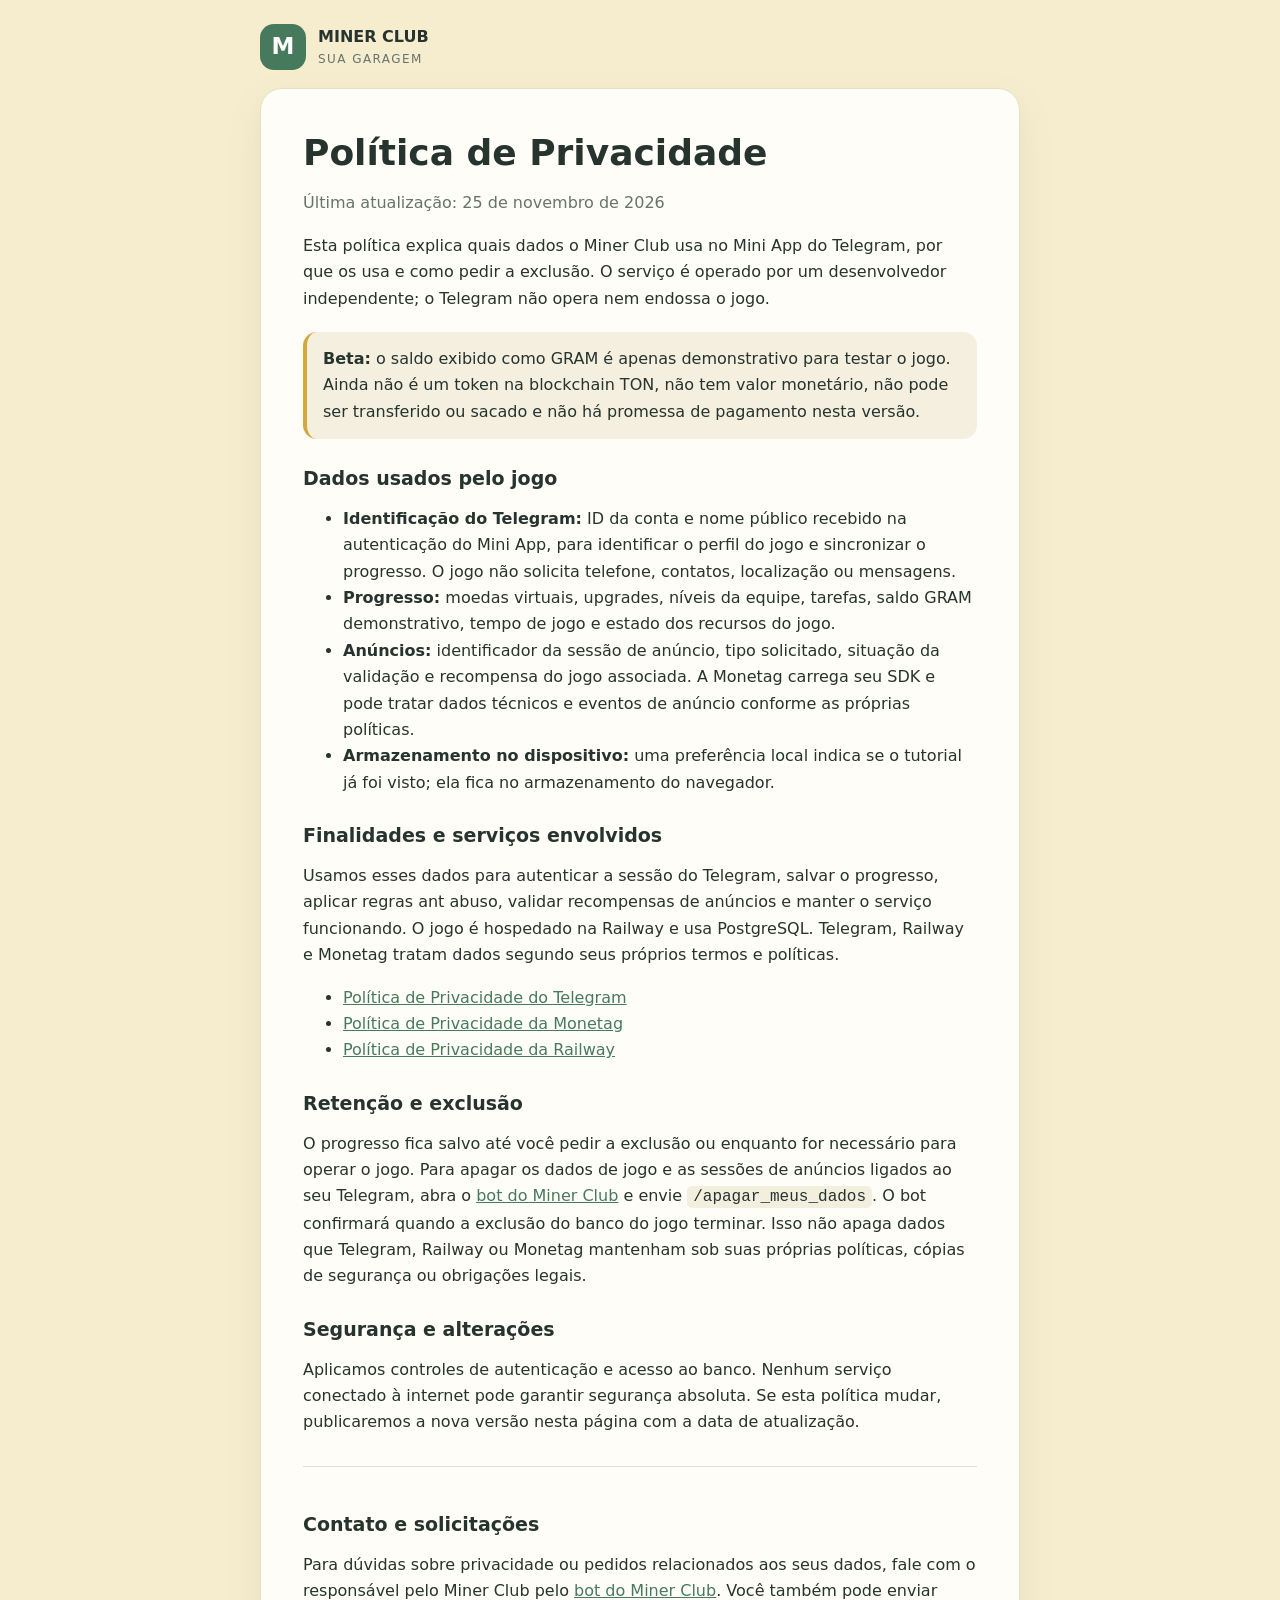
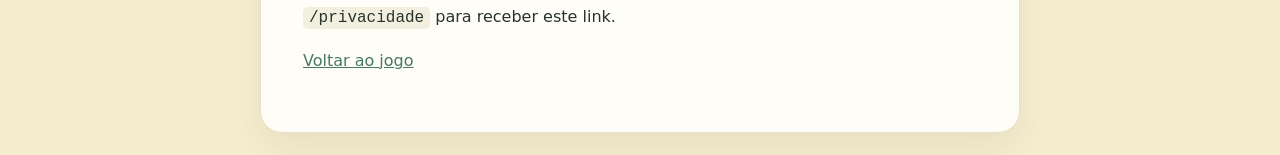
<file: miner-clicker/src/main/resources/static/privacidade.html>
<!DOCTYPE html>
<html lang="pt-BR">
<head>
  <meta charset="UTF-8">
  <meta name="viewport" content="width=device-width, initial-scale=1">
  <meta name="theme-color" content="#f6edcf">
  <title>Privacidade — Miner Club</title>
  <style>
    :root{color-scheme:light;--ink:#26332e;--muted:#66736b;--paper:#f6edcf;--card:#fffdf7;--green:#477a5c;--line:#e8dfca}
    *{box-sizing:border-box}body{margin:0;padding:24px 16px;background:var(--paper);color:var(--ink);font:16px/1.65 "DM Sans",system-ui,sans-serif}
    main{max-width:760px;margin:0 auto}.brand{display:flex;align-items:center;gap:12px;margin:0 0 18px}.mark{display:grid;place-items:center;width:46px;height:46px;border-radius:14px;background:var(--green);color:white;font-weight:800;font-size:23px}.brand small{display:block;color:var(--muted);font-size:12px;letter-spacing:.12em}
    article{background:var(--card);border:1px solid var(--line);border-radius:22px;padding:clamp(22px,5vw,42px);box-shadow:0 14px 36px #6a573018}h1,h2{line-height:1.2}h1{font-size:clamp(26px,5vw,36px);margin:0 0 8px}h2{font-size:19px;margin:28px 0 8px}.updated,.muted{color:var(--muted)}.notice{padding:14px 16px;margin:20px 0;border-radius:14px;background:#f4efdf;border-left:4px solid #d5a83e}.contact{margin-top:30px;padding-top:18px;border-top:1px solid var(--line)}a{color:var(--green)}code{background:#f3efdf;padding:2px 6px;border-radius:5px}
  </style>
</head>
<body>
  <main>
    <header class="brand"><span class="mark">M</span><div><strong>MINER CLUB</strong><small>SUA GARAGEM</small></div></header>
    <article>
      <h1>Política de Privacidade</h1>
      <p class="updated">Última atualização: 25 de novembro de 2026</p>
      <p>Esta política explica quais dados o Miner Club usa no Mini App do Telegram, por que os usa e como pedir a exclusão. O serviço é operado por um desenvolvedor independente; o Telegram não opera nem endossa o jogo.</p>

      <div class="notice"><strong>Beta:</strong> o saldo exibido como GRAM é apenas demonstrativo para testar o jogo. Ainda não é um token na blockchain TON, não tem valor monetário, não pode ser transferido ou sacado e não há promessa de pagamento nesta versão.</div>

      <h2>Dados usados pelo jogo</h2>
      <ul>
        <li><strong>Identificação do Telegram:</strong> ID da conta e nome público recebido na autenticação do Mini App, para identificar o perfil do jogo e sincronizar o progresso. O jogo não solicita telefone, contatos, localização ou mensagens.</li>
        <li><strong>Progresso:</strong> moedas virtuais, upgrades, níveis da equipe, tarefas, saldo GRAM demonstrativo, tempo de jogo e estado dos recursos do jogo.</li>
        <li><strong>Anúncios:</strong> identificador da sessão de anúncio, tipo solicitado, situação da validação e recompensa do jogo associada. A Monetag carrega seu SDK e pode tratar dados técnicos e eventos de anúncio conforme as próprias políticas.</li>
        <li><strong>Armazenamento no dispositivo:</strong> uma preferência local indica se o tutorial já foi visto; ela fica no armazenamento do navegador.</li>
      </ul>

      <h2>Finalidades e serviços envolvidos</h2>
      <p>Usamos esses dados para autenticar a sessão do Telegram, salvar o progresso, aplicar regras ant abuso, validar recompensas de anúncios e manter o serviço funcionando. O jogo é hospedado na Railway e usa PostgreSQL. Telegram, Railway e Monetag tratam dados segundo seus próprios termos e políticas.</p>
      <ul>
        <li><a href="https://telegram.org/privacy" rel="noopener">Política de Privacidade do Telegram</a></li>
        <li><a href="https://monetag.com/privacy/" rel="noopener">Política de Privacidade da Monetag</a></li>
        <li><a href="https://railway.com/legal/privacy" rel="noopener">Política de Privacidade da Railway</a></li>
      </ul>

      <h2>Retenção e exclusão</h2>
      <p>O progresso fica salvo até você pedir a exclusão ou enquanto for necessário para operar o jogo. Para apagar os dados de jogo e as sessões de anúncios ligados ao seu Telegram, abra o <a href="https://t.me/SatsMinerClubBot">bot do Miner Club</a> e envie <code>/apagar_meus_dados</code>. O bot confirmará quando a exclusão do banco do jogo terminar. Isso não apaga dados que Telegram, Railway ou Monetag mantenham sob suas próprias políticas, cópias de segurança ou obrigações legais.</p>

      <h2>Segurança e alterações</h2>
      <p>Aplicamos controles de autenticação e acesso ao banco. Nenhum serviço conectado à internet pode garantir segurança absoluta. Se esta política mudar, publicaremos a nova versão nesta página com a data de atualização.</p>

      <div class="contact">
        <h2>Contato e solicitações</h2>
        <p>Para dúvidas sobre privacidade ou pedidos relacionados aos seus dados, fale com o responsável pelo Miner Club pelo <a href="https://t.me/SatsMinerClubBot">bot do Miner Club</a>. Você também pode enviar <code>/privacidade</code> para receber este link.</p>
      </div>
      <p class="muted"><a href="./">Voltar ao jogo</a></p>
    </article>
  </main>
</body>
</html>
</file>
